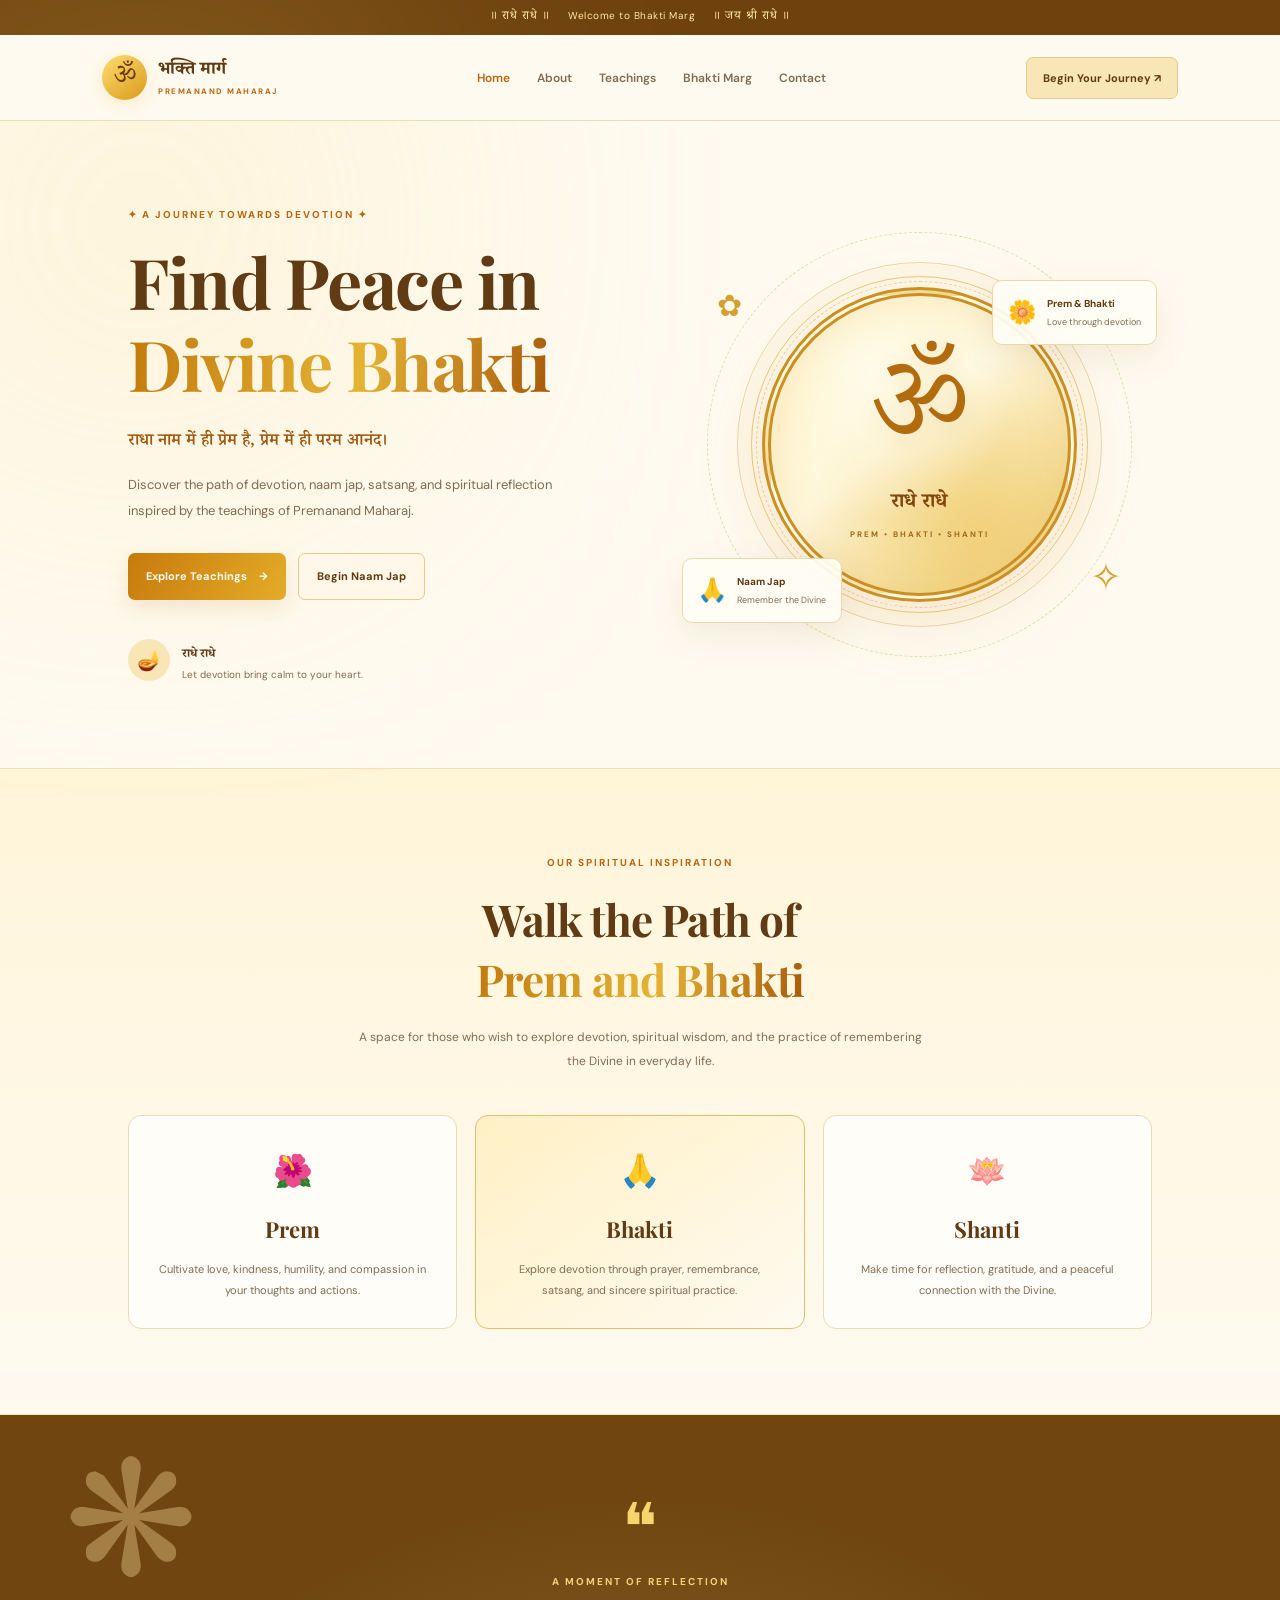
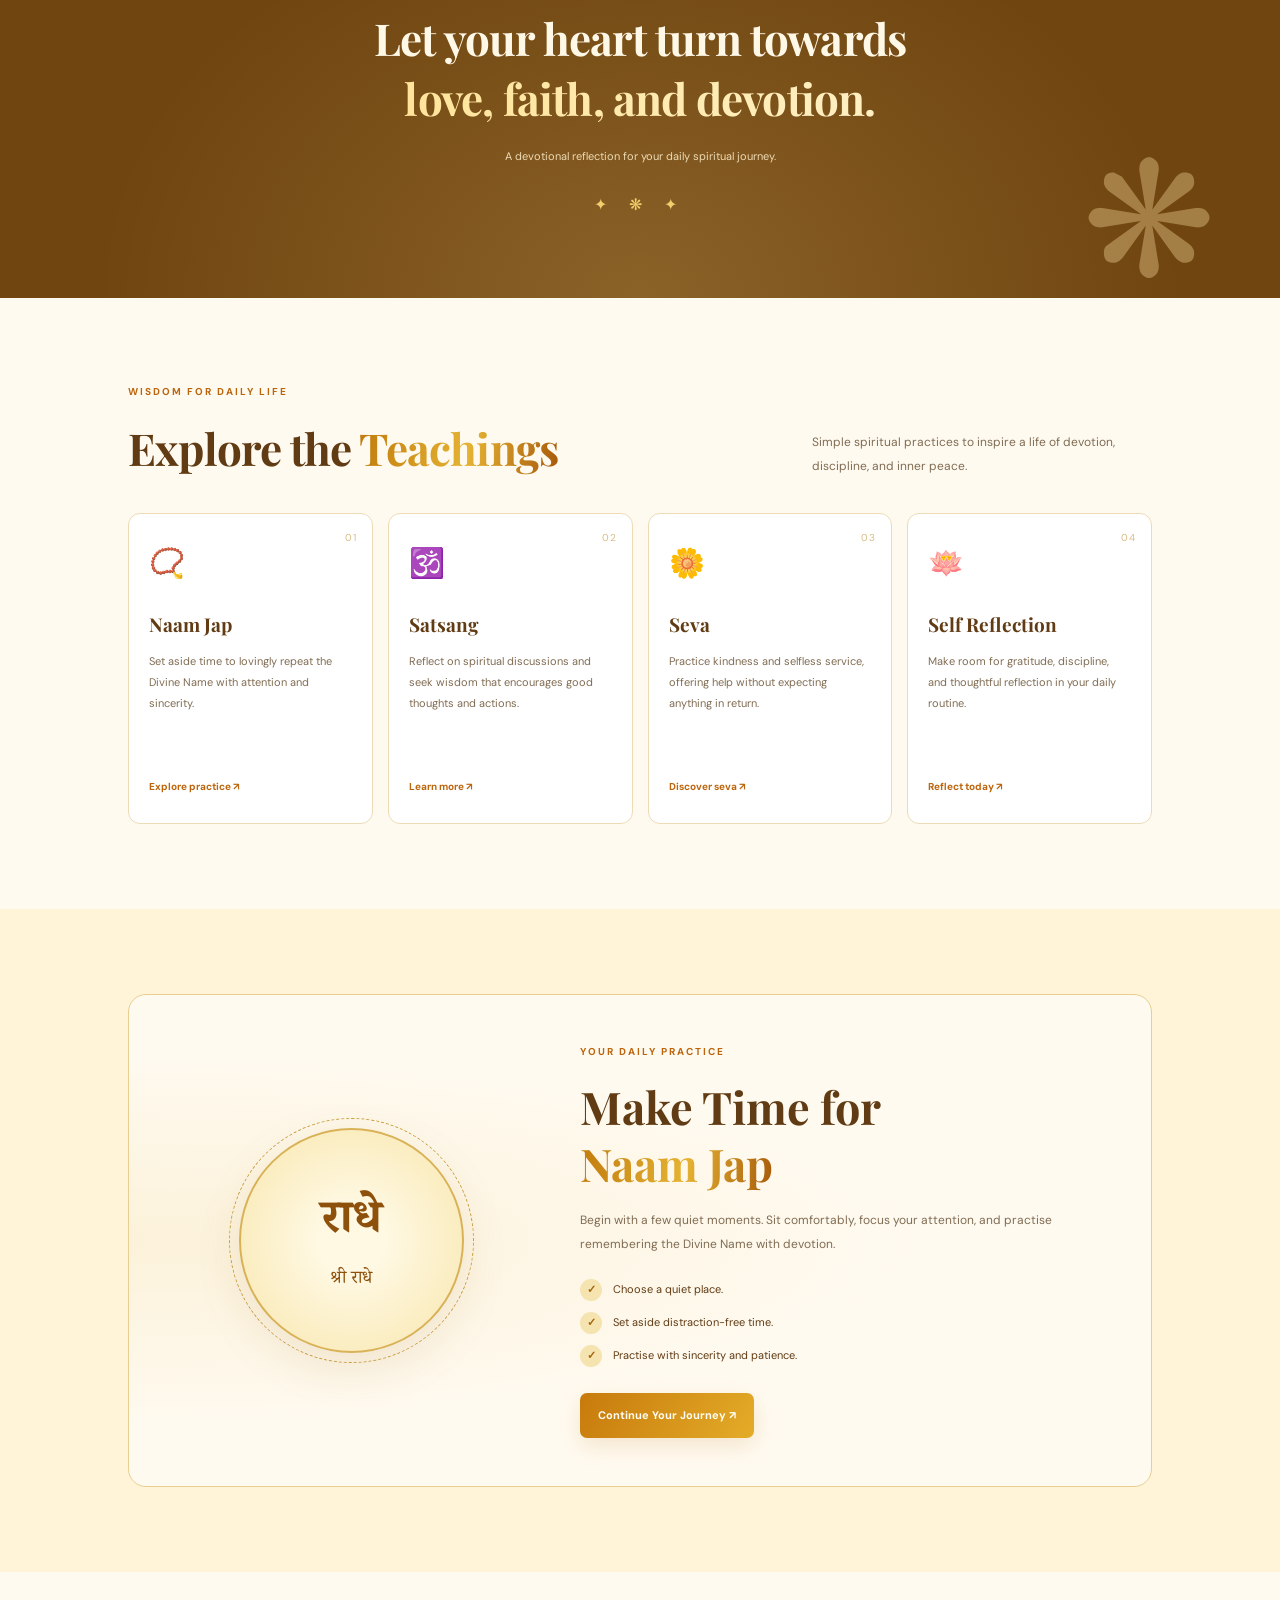
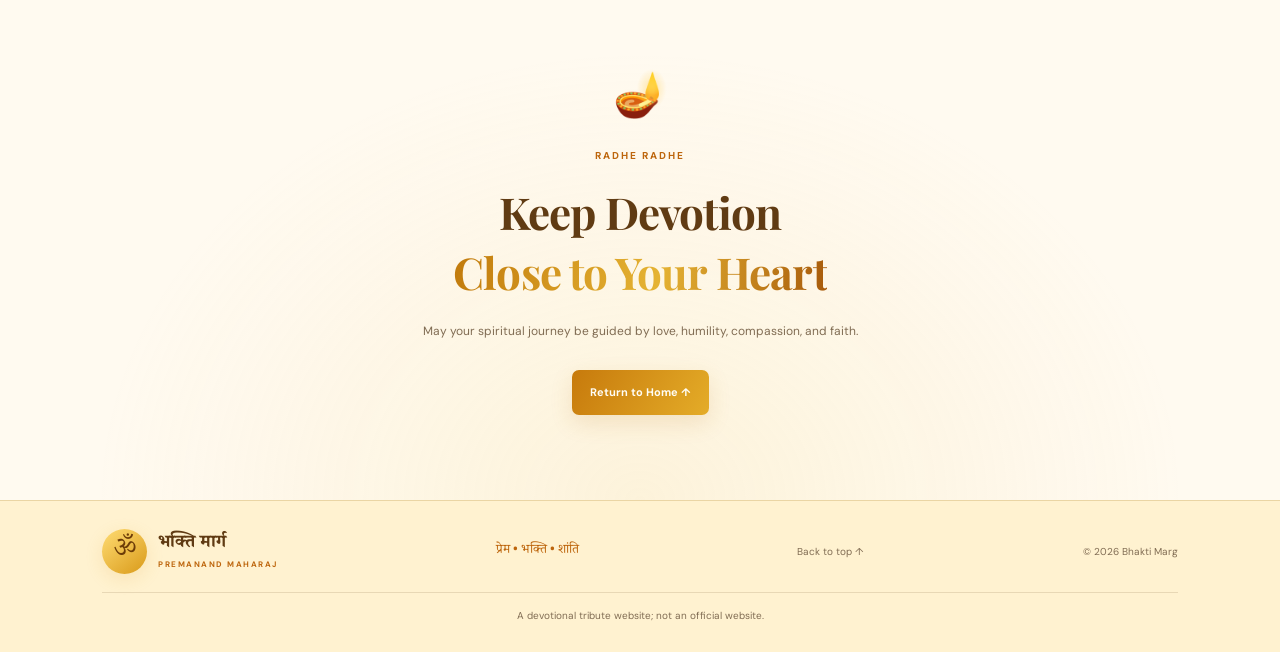
<file: index.html>
<!DOCTYPE html>
<html lang="en">
<head>
  <meta charset="UTF-8">
  <meta name="viewport" content="width=device-width, initial-scale=1.0">

  <meta name="description"
    content="A devotional website celebrating bhakti, satsang, naam jap, and the teachings of Premanand Maharaj.">

  <title>Premanand Maharaj | Bhakti Marg</title>

  <link rel="preconnect" href="https://fonts.googleapis.com">
  <link rel="preconnect" href="https://fonts.gstatic.com" crossorigin>
  <link href="https://fonts.googleapis.com/css2?family=DM+Sans:wght@400;500;600;700&family=Noto+Serif+Devanagari:wght@400;500;600;700&family=Playfair+Display:wght@400;500;600;700&display=swap" rel="stylesheet">

  <link rel="stylesheet" href="style.css">
  <script src="script.js" defer></script>
</head>

<body>

  <div class="top-strip">
    ॥ राधे राधे ॥
    <span>Welcome to Bhakti Marg</span>
    ॥ जय श्री राधे ॥
  </div>

  <header class="navbar">
    <a href="#home" class="logo">
      <span class="logo-symbol">ॐ</span>
      <span>
        <strong>भक्ति मार्ग</strong>
        <small>PREMANAND MAHARAJ</small>
      </span>
    </a>

    <button class="menu-toggle" aria-label="Open navigation"
      aria-expanded="false" aria-controls="nav-links">
      ☰
    </button>

    <nav class="nav-links" id="nav-links">
      <a href="#home">Home</a>
      <a href="#about">About</a>
      <a href="#teachings">Teachings</a>
      <a href="#bhakti">Bhakti Marg</a>
      <a href="#contact">Contact</a>
    </nav>

    <a href="#bhakti" class="nav-button">Begin Your Journey ↗</a>
  </header>

  <main>

    <!-- Hero -->
    <section class="hero" id="home">
      <div class="hero-content">

        <p class="eyebrow">
          ✦ A JOURNEY TOWARDS DEVOTION ✦
        </p>

        <h1>
          Find Peace in<br>
          <span class="gold-text">Divine Bhakti</span>
        </h1>

        <p class="hero-hindi">
          राधा नाम में ही प्रेम है, प्रेम में ही परम आनंद।
        </p>

        <p class="hero-description">
          Discover the path of devotion, naam jap, satsang,
          and spiritual reflection inspired by the teachings
          of Premanand Maharaj.
        </p>

        <div class="hero-actions">
          <a href="#teachings" class="button button-primary">
            Explore Teachings <span>→</span>
          </a>

          <a href="#bhakti" class="button button-secondary">
            Begin Naam Jap
          </a>
        </div>

        <div class="hero-note">
          <span class="note-icon">🪔</span>
          <div>
            <strong>राधे राधे</strong>
            <p>Let devotion bring calm to your heart.</p>
          </div>
        </div>

      </div>

      <div class="hero-art" aria-label="Decorative devotional artwork">
        <div class="mandala mandala-one"></div>
        <div class="mandala mandala-two"></div>

        <div class="divine-circle">
          <span class="om-symbol">ॐ</span>
          <span class="circle-text">राधे राधे</span>
          <span class="circle-subtitle">PREM • BHAKTI • SHANTI</span>
        </div>

        <div class="floating-note note-top">
          <span>🌼</span>
          <div>
            <strong>Prem & Bhakti</strong>
            <small>Love through devotion</small>
          </div>
        </div>

        <div class="floating-note note-bottom">
          <span>🙏</span>
          <div>
            <strong>Naam Jap</strong>
            <small>Remember the Divine</small>
          </div>
        </div>

        <span class="flower flower-one">✿</span>
        <span class="flower flower-two">✧</span>
      </div>
    </section>

    <!-- Welcome -->
    <section class="welcome section" id="about">
      <div class="section-heading centered">
        <p class="eyebrow">OUR SPIRITUAL INSPIRATION</p>

        <h2>
          Walk the Path of<br>
          <span class="gold-text">Prem and Bhakti</span>
        </h2>

        <p class="section-description">
          A space for those who wish to explore devotion,
          spiritual wisdom, and the practice of remembering
          the Divine in everyday life.
        </p>
      </div>

      <div class="welcome-grid">
        <article class="welcome-card">
          <span class="card-icon">🌺</span>
          <h3>Prem</h3>
          <p>
            Cultivate love, kindness, humility, and compassion
            in your thoughts and actions.
          </p>
        </article>

        <article class="welcome-card highlighted">
          <span class="card-icon">🙏</span>
          <h3>Bhakti</h3>
          <p>
            Explore devotion through prayer, remembrance,
            satsang, and sincere spiritual practice.
          </p>
        </article>

        <article class="welcome-card">
          <span class="card-icon">🪷</span>
          <h3>Shanti</h3>
          <p>
            Make time for reflection, gratitude, and a
            peaceful connection with the Divine.
          </p>
        </article>
      </div>
    </section>

    <!-- Quote -->
    <section class="quote-section">
      <div class="quote-decoration">❝</div>

      <p class="eyebrow">A MOMENT OF REFLECTION</p>

      <h2>
        Let your heart turn towards<br>
        <span class="gold-text">love, faith, and devotion.</span>
      </h2>

      <p class="quote-caption">
        A devotional reflection for your daily spiritual journey.
      </p>

      <div class="quote-divider">✦ ❋ ✦</div>
    </section>

    <!-- Teachings -->
    <section class="teachings section" id="teachings">
      <div class="section-heading">
        <div>
          <p class="eyebrow">WISDOM FOR DAILY LIFE</p>
          <h2>
            Explore the <span class="gold-text">Teachings</span>
          </h2>
        </div>

        <p class="section-description">
          Simple spiritual practices to inspire a life of
          devotion, discipline, and inner peace.
        </p>
      </div>

      <div class="teaching-grid">

        <article class="teaching-card">
          <div class="teaching-number">01</div>
          <span class="teaching-icon">📿</span>
          <h3>Naam Jap</h3>
          <p>
            Set aside time to lovingly repeat the Divine Name
            with attention and sincerity.
          </p>
          <a href="#bhakti" class="text-link">Explore practice ↗</a>
        </article>

        <article class="teaching-card">
          <div class="teaching-number">02</div>
          <span class="teaching-icon">🕉️</span>
          <h3>Satsang</h3>
          <p>
            Reflect on spiritual discussions and seek wisdom
            that encourages good thoughts and actions.
          </p>
          <a href="#bhakti" class="text-link">Learn more ↗</a>
        </article>

        <article class="teaching-card">
          <div class="teaching-number">03</div>
          <span class="teaching-icon">🌼</span>
          <h3>Seva</h3>
          <p>
            Practice kindness and selfless service, offering
            help without expecting anything in return.
          </p>
          <a href="#bhakti" class="text-link">Discover seva ↗</a>
        </article>

        <article class="teaching-card">
          <div class="teaching-number">04</div>
          <span class="teaching-icon">🪷</span>
          <h3>Self Reflection</h3>
          <p>
            Make room for gratitude, discipline, and thoughtful
            reflection in your daily routine.
          </p>
          <a href="#bhakti" class="text-link">Reflect today ↗</a>
        </article>

      </div>
    </section>

    <!-- Bhakti -->
    <section class="bhakti-section section" id="bhakti">
      <div class="bhakti-panel">
        <div class="bhakti-art">
          <div class="lotus-ring">
            <span>राधे</span>
            <small>श्री राधे</small>
          </div>
        </div>

        <div class="bhakti-content">
          <p class="eyebrow">YOUR DAILY PRACTICE</p>

          <h2>
            Make Time for<br>
            <span class="gold-text">Naam Jap</span>
          </h2>

          <p>
            Begin with a few quiet moments. Sit comfortably,
            focus your attention, and practise remembering
            the Divine Name with devotion.
          </p>

          <ul class="practice-list">
            <li><span>✓</span> Choose a quiet place.</li>
            <li><span>✓</span> Set aside distraction-free time.</li>
            <li><span>✓</span> Practise with sincerity and patience.</li>
          </ul>

          <a href="#contact" class="button button-primary">
            Continue Your Journey ↗
          </a>
        </div>
      </div>
    </section>

    <!-- Contact -->
    <section class="contact-section section" id="contact">
      <div class="contact-inner">
        <span class="contact-lamp">🪔</span>

        <p class="eyebrow">RADHE RADHE</p>

        <h2>
          Keep Devotion<br>
          <span class="gold-text">Close to Your Heart</span>
        </h2>

        <p class="section-description">
          May your spiritual journey be guided by love,
          humility, compassion, and faith.
        </p>

        <a href="#home" class="button button-primary">
          Return to Home ↑
        </a>
      </div>
    </section>

  </main>

  <footer class="footer">
    <a href="#home" class="logo">
      <span class="logo-symbol">ॐ</span>
      <span>
        <strong>भक्ति मार्ग</strong>
        <small>PREMANAND MAHARAJ</small>
      </span>
    </a>

    <p>प्रेम • भक्ति • शांति</p>

    <a href="#home" class="footer-link">Back to top ↑</a>

    <span class="copyright">
      © <span id="year"></span> Bhakti Marg
    </span>

    <p class="disclaimer">
      A devotional tribute website; not an official website.
    </p>
  </footer>

  <button class="back-to-top" aria-label="Back to top">↑</button>

</body>
</html>
</file>
<file: style.css>
:root {
  --bg: #fffaf0;
  --cream: #fff4d8;
  --surface: #ffffff;
  --gold: #d89b17;
  --saffron: #bd650c;
  --deep: #603b13;
  --text: #422e1a;
  --muted: #806c53;
  --border: #eddbb5;
  --pale-gold: #f9e8b8;
}

* {
  margin: 0;
  padding: 0;
  box-sizing: border-box;
}

html {
  scroll-behavior: smooth;
  scroll-padding-top: 95px;
}

body {
  font-family: "DM Sans", sans-serif;
  background: var(--bg);
  color: var(--text);
  line-height: 1.7;
  overflow-x: hidden;
}

a {
  color: inherit;
  text-decoration: none;
}

button {
  font: inherit;
  cursor: pointer;
}

button,
a {
  -webkit-tap-highlight-color: transparent;
}

.top-strip {
  padding: 7px 15px;
  background: #6e410d;
  color: #ffe8a3;
  text-align: center;
  font-family: "Noto Serif Devanagari", serif;
  font-size: 12px;
  letter-spacing: 1px;
}

.top-strip span {
  margin: 0 14px;
  font-family: "DM Sans", sans-serif;
  font-size: 10px;
  letter-spacing: 0.5px;
}

.navbar {
  min-height: 86px;
  padding: 14px 8%;
  display: flex;
  justify-content: space-between;
  align-items: center;
  gap: 22px;
  background: #fffaf0ed;
  backdrop-filter: blur(16px);
  border-bottom: 1px solid var(--border);
  position: sticky;
  top: 0;
  z-index: 20;
}

.logo {
  display: flex;
  align-items: center;
  gap: 11px;
  flex-shrink: 0;
}

.logo-symbol {
  width: 45px;
  height: 45px;
  display: grid;
  place-items: center;
  border-radius: 50%;
  background: linear-gradient(140deg, #ffdc73, #d99a19);
  color: #6c3c08;
  font-family: "Noto Serif Devanagari", serif;
  font-size: 26px;
  box-shadow: 0 5px 18px #d99a1928;
}

.logo strong,
.logo small {
  display: block;
}

.logo strong {
  font-family: "Noto Serif Devanagari", serif;
  font-size: 18px;
  color: var(--deep);
  line-height: 1.5;
}

.logo small {
  font-size: 8px;
  font-weight: 700;
  letter-spacing: 1.5px;
  color: var(--saffron);
}

.nav-links {
  display: flex;
  align-items: center;
  gap: 27px;
}

.nav-links a {
  color: var(--muted);
  font-size: 12px;
  font-weight: 600;
  transition: color 0.25s;
}

.nav-links a:hover,
.nav-links a[aria-current="location"] {
  color: var(--saffron);
}

.nav-button {
  padding: 11px 16px;
  background: #f8e6b6;
  border: 1px solid #e6cb88;
  border-radius: 7px;
  font-size: 11px;
  font-weight: 700;
  color: var(--deep);
  white-space: nowrap;
  transition: background 0.25s, transform 0.25s;
}

.nav-button:hover {
  background: #f1d78e;
  transform: translateY(-2px);
}

.menu-toggle {
  display: none;
  padding: 8px 11px;
  background: var(--cream);
  border: 1px solid var(--border);
  border-radius: 8px;
  color: var(--deep);
  font-size: 20px;
}

/* Hero */

.hero {
  min-height: 620px;
  padding: 85px 10%;
  display: grid;
  grid-template-columns: 1.05fr 0.95fr;
  align-items: center;
  gap: 45px;
  position: relative;
  isolation: isolate;
}

.hero::before {
  content: "";
  position: absolute;
  width: 480px;
  height: 480px;
  top: -140px;
  left: -100px;
  background: #f7d978;
  filter: blur(150px);
  opacity: 0.22;
  z-index: -1;
  pointer-events: none;
}

.hero-content {
  max-width: 550px;
}

.eyebrow {
  color: var(--saffron);
  font-size: 10px;
  font-weight: 700;
  letter-spacing: 2px;
  margin-bottom: 18px;
}

.hero h1,
h2,
h3 {
  font-family: "Playfair Display", "Noto Serif Devanagari", serif;
}

.hero h1 {
  font-size: clamp(46px, 5.5vw, 70px);
  line-height: 1.17;
  letter-spacing: -1.5px;
  color: var(--deep);
}

.gold-text {
  background: linear-gradient(100deg, #c17a0c, #e5b333 55%, #a75a0b);
  -webkit-background-clip: text;
  background-clip: text;
  color: transparent;
}

.hero-hindi {
  margin-top: 24px;
  color: #a05a10;
  font-family: "Noto Serif Devanagari", serif;
  font-size: 17px;
  font-weight: 600;
}

.hero-description {
  max-width: 460px;
  margin-top: 14px;
  color: var(--muted);
  font-size: 13px;
  line-height: 2;
}

.hero-actions {
  display: flex;
  flex-wrap: wrap;
  gap: 12px;
  margin-top: 29px;
}

.button {
  display: inline-flex;
  align-items: center;
  justify-content: center;
  gap: 12px;
  padding: 13px 18px;
  border-radius: 7px;
  font-size: 11px;
  font-weight: 700;
  transition: transform 0.25s, box-shadow 0.25s, background 0.25s;
}

.button:hover {
  transform: translateY(-3px);
}

.button-primary {
  color: #fffdf5;
  background: linear-gradient(120deg, #c77a0c, #e4ac28);
  box-shadow: 0 8px 22px #bc791c28;
}

.button-primary:hover {
  box-shadow: 0 12px 28px #bc791c40;
}

.button-secondary {
  color: var(--deep);
  border: 1px solid #e6cb88;
  background: #fff8e8;
}

.button-secondary:hover {
  background: #f9e9bf;
}

.hero-note {
  display: flex;
  align-items: center;
  gap: 12px;
  margin-top: 38px;
}

.note-icon {
  width: 42px;
  height: 42px;
  display: grid;
  place-items: center;
  border-radius: 50%;
  background: #f9e6b6;
  font-size: 20px;
}

.hero-note strong {
  font-family: "Noto Serif Devanagari", serif;
  color: var(--deep);
  font-size: 12px;
}

.hero-note p {
  color: var(--muted);
  font-size: 10px;
}

/* Decorative mandala */

.hero-art {
  min-height: 440px;
  display: grid;
  place-items: center;
  position: relative;
}

.divine-circle {
  width: clamp(220px, 27vw, 315px);
  aspect-ratio: 1;
  position: relative;
  z-index: 1;
  display: flex;
  flex-direction: column;
  align-items: center;
  justify-content: center;
  border: 9px double #c99027;
  border-radius: 50%;
  outline: 1px solid #e6c779;
  outline-offset: 10px;
  background:
    radial-gradient(circle at 35% 25%, #fffbe8, transparent 50%),
    radial-gradient(circle at 70% 80%, #f1d17b, transparent 55%),
    linear-gradient(140deg, #ffedb0, #fff8df 45%, #f3d47e);
  box-shadow:
    0 0 0 23px #e6c77912,
    0 20px 70px #c08a2422,
    inset 0 0 40px #c98d2020;
  animation: gentle-float 6s ease-in-out infinite;
}

.om-symbol {
  font-family: "Noto Serif Devanagari", serif;
  font-size: clamp(75px, 10vw, 112px);
  color: #b26c0e;
  line-height: 1.25;
  text-shadow: 0 5px 20px #d6a23b30;
}

.circle-text {
  color: #82450b;
  font-family: "Noto Serif Devanagari", serif;
  font-size: 20px;
  font-weight: 700;
}

.circle-subtitle {
  margin-top: 7px;
  color: #a26717;
  font-size: 8px;
  font-weight: 700;
  letter-spacing: 2px;
}

.mandala {
  position: absolute;
  width: 365px;
  height: 365px;
  border: 1px solid #d7ad4e7a;
  border-radius: 50%;
  pointer-events: none;
}

.mandala-one::before,
.mandala-one::after {
  content: "";
  position: absolute;
  inset: 18px;
  border: 1px dashed #c9953670;
  border-radius: 50%;
}

.mandala-one::after {
  inset: 36px;
  border-style: solid;
}

.mandala-two {
  width: 425px;
  height: 425px;
  border: 1px dashed #d7ad4e70;
}

.floating-note {
  position: absolute;
  z-index: 3;
  display: flex;
  align-items: center;
  gap: 10px;
  padding: 12px 15px;
  background: #fffdf5eF;
  border: 1px solid #ead9ad;
  border-radius: 10px;
  box-shadow: 0 12px 35px #7d571518;
  animation: gentle-float 5s ease-in-out infinite;
}

.floating-note > span {
  font-size: 23px;
}

.floating-note strong,
.floating-note small {
  display: block;
}

.floating-note strong {
  font-size: 10px;
  color: var(--deep);
}

.floating-note small {
  margin-top: 3px;
  font-size: 9px;
  color: var(--muted);
}

.note-top {
  top: 55px;
  right: -5px;
}

.note-bottom {
  bottom: 42px;
  left: -5px;
  animation-delay: -2.5s;
}

.flower {
  position: absolute;
  color: #d4a02e;
  font-size: 30px;
}

.flower-one {
  top: 55px;
  left: 30px;
}

.flower-two {
  right: 30px;
  bottom: 55px;
  font-size: 38px;
}

/* Shared sections */

.section {
  padding: 85px 10%;
}

.section-heading h2,
.about h2,
.contact-inner h2,
.quote-section h2 {
  font-size: clamp(31px, 4vw, 44px);
  line-height: 1.35;
  letter-spacing: -0.8px;
  color: var(--deep);
}

.section-description {
  max-width: 570px;
  margin-top: 17px;
  color: var(--muted);
  font-size: 12px;
  line-height: 2;
}

.centered {
  text-align: center;
}

.centered .section-description {
  margin-left: auto;
  margin-right: auto;
}

/* Welcome cards */

.welcome {
  background: linear-gradient(180deg, #fff5d9, #fffaf0);
  border-top: 1px solid #f0e0b8;
  border-bottom: 1px solid #f0e0b8;
}

.welcome-grid {
  display: grid;
  grid-template-columns: repeat(3, minmax(0, 1fr));
  gap: 18px;
  margin-top: 42px;
}

.welcome-card {
  padding: 28px 24px;
  text-align: center;
  background: #fffdf8;
  border: 1px solid var(--border);
  border-radius: 13px;
  transition: transform 0.3s, box-shadow 0.3s;
}

.welcome-card:hover {
  transform: translateY(-6px);
  box-shadow: 0 15px 35px #a9791914;
}

.welcome-card.highlighted {
  background: linear-gradient(145deg, #fff1c5, #fffaf0);
  border-color: #e2bd66;
}

.card-icon {
  display: block;
  font-size: 32px;
  margin-bottom: 13px;
}

.welcome-card h3 {
  font-size: 22px;
  color: var(--deep);
}

.welcome-card p {
  margin-top: 10px;
  color: var(--muted);
  font-size: 11px;
  line-height: 1.9;
}

/* Quote */

.quote-section {
  padding: 80px 8%;
  text-align: center;
  position: relative;
  overflow: hidden;
  background:
    radial-gradient(ellipse at 50% 100%, #f6d98932, transparent 60%),
    #704510;
  color: #fff6d9;
}

.quote-section::before,
.quote-section::after {
  content: "❋";
  position: absolute;
  color: #ffe2a45c;
  font-size: 160px;
  pointer-events: none;
}

.quote-section::before {
  left: 5%;
  top: -30px;
}

.quote-section::after {
  right: 5%;
  bottom: -60px;
}

.quote-decoration {
  color: #f8d56c;
  font-family: Georgia, serif;
  font-size: 66px;
  line-height: 1;
}

.quote-section .eyebrow {
  margin-top: 12px;
  color: #f4d278;
}

.quote-section h2 {
  color: #fff8e6;
}

.quote-section .gold-text {
  background: linear-gradient(90deg, #ffe49a, #fff0c3);
  -webkit-background-clip: text;
  background-clip: text;
  color: transparent;
}

.quote-caption {
  margin-top: 20px;
  color: #eedbb5;
  font-size: 11px;
}

.quote-divider {
  margin-top: 25px;
  color: #f3ce6c;
  letter-spacing: 9px;
}

/* Teaching cards */

.section-heading:not(.centered) {
  display: flex;
  align-items: end;
  justify-content: space-between;
  gap: 25px;
  margin-bottom: 35px;
}

.section-heading:not(.centered) .section-description {
  max-width: 340px;
  margin-top: 0;
}

.teaching-grid {
  display: grid;
  grid-template-columns: repeat(4, minmax(0, 1fr));
  gap: 15px;
}

.teaching-card {
  min-width: 0;
  position: relative;
  padding: 25px 20px;
  background: var(--surface);
  border: 1px solid var(--border);
  border-radius: 12px;
  transition: transform 0.3s, border-color 0.3s;
}

.teaching-card:hover {
  transform: translateY(-5px);
  border-color: #d4aa4f;
}

.teaching-number {
  position: absolute;
  top: 15px;
  right: 15px;
  color: #d7bc83;
  font-size: 10px;
  letter-spacing: 1px;
}

.teaching-icon {
  display: block;
  font-size: 29px;
  margin-bottom: 20px;
}

.teaching-card h3 {
  color: var(--deep);
  font-size: 19px;
}

.teaching-card p {
  min-height: 100px;
  margin-top: 11px;
  margin-bottom: 20px;
  color: var(--muted);
  font-size: 11px;
  line-height: 1.9;
}

.text-link {
  color: var(--saffron);
  font-size: 10px;
  font-weight: 700;
}

/* Daily bhakti panel */

.bhakti-section {
  background: #fff4d7;
}

.bhakti-panel {
  display: grid;
  grid-template-columns: 0.8fr 1.2fr;
  align-items: center;
  gap: 55px;
  padding: 48px;
  border: 1px solid #e8ce91;
  border-radius: 18px;
  background:
    radial-gradient(ellipse at 0% 50%, #e9c35b25, transparent 55%),
    #fffaf0;
}

.bhakti-art {
  display: grid;
  place-items: center;
  min-height: 280px;
}

.lotus-ring {
  width: 225px;
  height: 225px;
  border-radius: 50%;
  border: 2px solid #d9b257;
  outline: 1px dashed #c99d3e;
  outline-offset: 9px;
  display: flex;
  flex-direction: column;
  align-items: center;
  justify-content: center;
  background:
    radial-gradient(circle, #fff9e4 20%, #f8e6ac 100%);
  box-shadow: 0 15px 45px #9b6a1920;
  color: #8e510c;
  font-family: "Noto Serif Devanagari", serif;
}

.lotus-ring span {
  font-size: 47px;
  font-weight: 700;
}

.lotus-ring small {
  font-size: 18px;
}

.bhakti-content h2 {
  font-size: clamp(32px, 4vw, 45px);
  line-height: 1.25;
  color: var(--deep);
}

.bhakti-content > p:not(.eyebrow) {
  margin-top: 17px;
  color: var(--muted);
  font-size: 12px;
  line-height: 2;
}

.practice-list {
  list-style: none;
  margin: 23px 0 26px;
}

.practice-list li {
  display: flex;
  align-items: center;
  gap: 11px;
  margin: 11px 0;
  color: var(--deep);
  font-size: 11px;
}

.practice-list li span {
  display: grid;
  place-items: center;
  width: 22px;
  height: 22px;
  border-radius: 50%;
  background: #f5e3b0;
  color: #a3640b;
  font-weight: 700;
}

/* Contact */

.contact-section {
  padding: 85px 8%;
  text-align: center;
  background:
    radial-gradient(ellipse at 50% 100%, #f4d78b36, transparent 60%),
    #fffaf0;
}

.contact-inner {
  max-width: 650px;
  margin: auto;
}

.contact-lamp {
  display: block;
  font-size: 44px;
  margin-bottom: 16px;
}

.contact-inner .section-description {
  margin: 18px auto 27px;
}

/* Footer */

.footer {
  padding: 28px 8%;
  display: flex;
  flex-wrap: wrap;
  justify-content: space-between;
  align-items: center;
  gap: 18px;
  background: #fff2d0;
  border-top: 1px solid #ead5a4;
}

.footer > p {
  color: var(--saffron);
  font-family: "Noto Serif Devanagari", serif;
  font-size: 13px;
}

.footer-link,
.copyright {
  color: var(--muted);
  font-size: 10px;
}

.disclaimer {
  width: 100%;
  padding-top: 14px;
  border-top: 1px solid #e8d8b5;
  text-align: center;
  font-family: "DM Sans", sans-serif !important;
  color: var(--muted) !important;
  font-size: 10px !important;
}

/* Back to top */

.back-to-top {
  position: fixed;
  right: 22px;
  bottom: 22px;
  z-index: 15;
  width: 43px;
  height: 43px;
  border: 1px solid #f1d17b;
  border-radius: 50%;
  background: #d79a21;
  color: white;
  font-size: 21px;
  opacity: 0;
  visibility: hidden;
  transform: translateY(10px);
  transition: 0.25s;
  box-shadow: 0 5px 20px #9e701c30;
}

.back-to-top.visible {
  opacity: 1;
  visibility: visible;
  transform: translateY(0);
}

.reveal {
  opacity: 0;
  transform: translateY(20px);
  transition: opacity 0.6s ease, transform 0.6s ease;
}

.reveal.revealed {
  opacity: 1;
  transform: translateY(0);
}

@keyframes gentle-float {
  0%, 100% {
    transform: translateY(0);
  }
  50% {
    transform: translateY(-9px);
  }
}

/* Tablet */

@media (max-width: 1000px) {
  .navbar {
    padding-left: 5%;
    padding-right: 5%;
    gap: 14px;
  }

  .nav-links {
    gap: 15px;
  }

  .nav-links a {
    font-size: 11px;
  }

  .nav-button {
    padding: 10px;
    font-size: 10px;
  }

  .hero,
  .section {
    padding-left: 7%;
    padding-right: 7%;
  }

  .teaching-grid {
    grid-template-columns: repeat(2, minmax(0, 1fr));
  }

  .teaching-card p {
    min-height: 65px;
  }

  .bhakti-panel {
    padding: 30px;
    gap: 30px;
  }
}

/* Mobile */

@media (max-width: 720px) {
  .top-strip {
    font-size: 10px;
  }

  .top-strip span {
    margin: 0 5px;
    font-size: 9px;
  }

  .navbar {
    min-height: 75px;
    padding: 12px 5%;
    flex-wrap: wrap;
  }

  .logo-symbol {
    width: 39px;
    height: 39px;
  }

  .logo strong {
    font-size: 16px;
  }

  .menu-toggle {
    display: block;
    margin-left: auto;
  }

  .nav-button {
    display: none;
  }

  .nav-links {
    display: none;
    width: 100%;
    flex-direction: column;
    align-items: stretch;
    gap: 0;
    padding: 8px 0;
  }

  .nav-links.open {
    display: flex;
  }

  .nav-links a {
    padding: 11px 5px;
    border-bottom: 1px solid var(--border);
    font-size: 13px;
  }

  .hero {
    grid-template-columns: 1fr;
    gap: 15px;
    padding: 65px 6% 40px;
  }

  .hero h1 {
    font-size: clamp(43px, 10vw, 61px);
    letter-spacing: -1px;
  }

  .hero-description {
    font-size: 12px;
  }

  .hero-art {
    min-height: 380px;
    width: 100%;
  }

  .divine-circle {
    width: 225px;
  }

  .mandala {
    width: 290px;
    height: 290px;
  }

  .mandala-two {
    width: 330px;
    height: 330px;
  }

  .note-top {
    right: 0;
    top: 35px;
  }

  .note-bottom {
    left: 0;
    bottom: 25px;
  }

  .floating-note {
    padding: 9px 11px;
  }

  .section {
    padding: 65px 6%;
  }

  .welcome-grid {
    grid-template-columns: 1fr;
  }

  .section-heading:not(.centered) {
    align-items: start;
    flex-direction: column;
  }

  .teaching-grid {
    grid-template-columns: 1fr;
  }

  .teaching-card p {
    min-height: 0;
  }

  .bhakti-panel {
    grid-template-columns: 1fr;
    padding: 25px;
    gap: 20px;
  }

  .bhakti-art {
    min-height: 240px;
  }

  .lotus-ring {
    width: 190px;
    height: 190px;
  }

  .footer {
    justify-content: center;
    text-align: center;
    flex-direction: column;
    padding: 28px 6%;
  }
}

@media (prefers-reduced-motion: reduce) {
  *,
  *::before,
  *::after {
    scroll-behavior: auto !important;
    animation: none !important;
    transition: none !important;
  }

  .reveal {
    opacity: 1;
    transform: none;
  }
}
</file>
